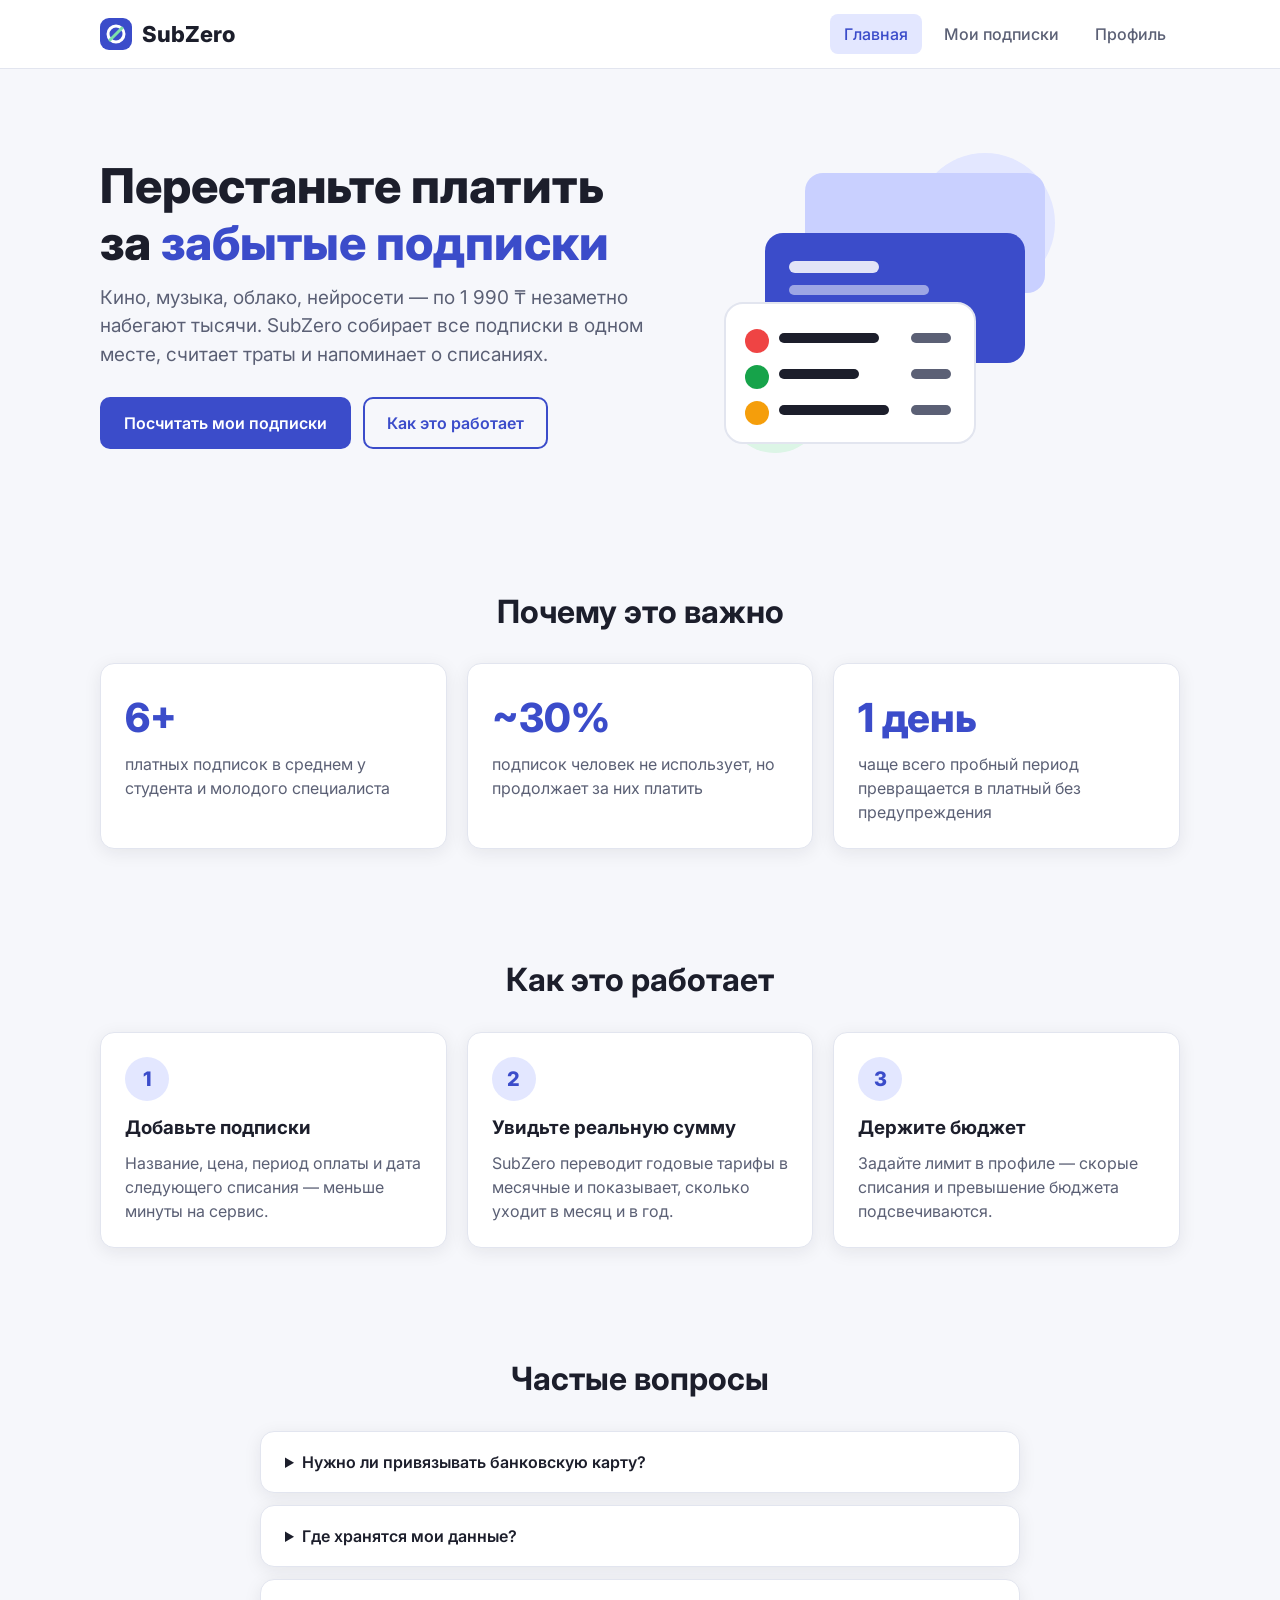
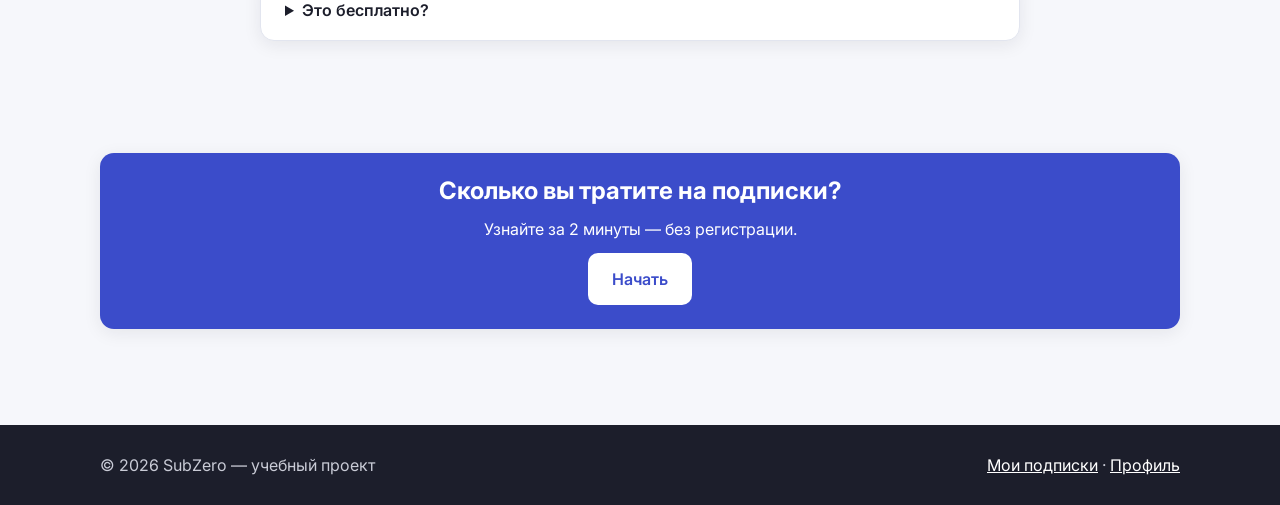
<file: index.html>
<!DOCTYPE html>
<html lang="ru">
<head>
  <meta charset="UTF-8">
  <meta name="viewport" content="width=device-width, initial-scale=1.0">
  <meta name="description" content="SubZero — трекер подписок: узнайте, сколько вы тратите на сервисы, и не платите за забытые.">
  <title>SubZero — трекер подписок</title>
  <link rel="icon" href="img/logo.svg" type="image/svg+xml">
  <link rel="preconnect" href="https://fonts.googleapis.com">
  <link rel="preconnect" href="https://fonts.gstatic.com" crossorigin>
  <link href="https://fonts.googleapis.com/css2?family=Inter:wght@400;500;600;800&display=swap" rel="stylesheet">
  <link rel="stylesheet" href="css/style.css">
</head>
<body>
  <header class="header">
    <div class="container header__inner">
      <a href="index.html" class="logo">
        <img src="img/logo.svg" alt="Логотип SubZero" width="32" height="32">
        SubZero
      </a>
      <button class="burger" type="button" aria-label="Открыть меню" aria-expanded="false" aria-controls="nav">
        <span></span>
      </button>
      <nav class="nav" id="nav" aria-label="Основная навигация">
        <ul class="nav__list">
          <li><a href="index.html" class="nav__link nav__link--active" aria-current="page">Главная</a></li>
          <li><a href="subscriptions.html" class="nav__link">Мои подписки</a></li>
          <li><a href="profile.html" class="nav__link">Профиль</a></li>
        </ul>
      </nav>
    </div>
  </header>

  <main>
    <section class="hero">
      <div class="container hero__inner">
        <div>
          <h1 class="hero__title">Перестаньте платить за <span class="hero__accent">забытые подписки</span></h1>
          <p class="hero__text">
            Кино, музыка, облако, нейросети — по 1 990 ₸ незаметно набегают тысячи.
            SubZero собирает все подписки в одном месте, считает траты и напоминает о списаниях.
          </p>
          <div class="hero__actions">
            <a href="subscriptions.html" class="btn btn--primary">Посчитать мои подписки</a>
            <a href="#how" class="btn btn--outline">Как это работает</a>
          </div>
        </div>
        <img class="hero__image" src="img/hero.svg" alt="Карточки подписок со списком сервисов и ценами" width="420" height="340">
      </div>
    </section>

    <section class="section" aria-labelledby="problem-title">
      <div class="container">
        <h2 class="section__title" id="problem-title">Почему это важно</h2>
        <div class="facts">
          <article class="card fact">
            <p class="fact__number">6+</p>
            <p class="fact__text">платных подписок в среднем у студента и молодого специалиста</p>
          </article>
          <article class="card fact">
            <p class="fact__number">~30%</p>
            <p class="fact__text">подписок человек не использует, но продолжает за них платить</p>
          </article>
          <article class="card fact">
            <p class="fact__number">1 день</p>
            <p class="fact__text">чаще всего пробный период превращается в платный без предупреждения</p>
          </article>
        </div>
      </div>
    </section>

    <section class="section" id="how" aria-labelledby="how-title">
      <div class="container">
        <h2 class="section__title" id="how-title">Как это работает</h2>
        <ol class="steps">
          <li class="card step">
            <h3>Добавьте подписки</h3>
            <p>Название, цена, период оплаты и дата следующего списания — меньше минуты на сервис.</p>
          </li>
          <li class="card step">
            <h3>Увидьте реальную сумму</h3>
            <p>SubZero переводит годовые тарифы в месячные и показывает, сколько уходит в месяц и в год.</p>
          </li>
          <li class="card step">
            <h3>Держите бюджет</h3>
            <p>Задайте лимит в профиле — скорые списания и превышение бюджета подсвечиваются.</p>
          </li>
        </ol>
      </div>
    </section>

    <section class="section" aria-labelledby="faq-title">
      <div class="container">
        <h2 class="section__title" id="faq-title">Частые вопросы</h2>
        <div class="faq">
          <details class="card faq__item">
            <summary class="faq__question">Нужно ли привязывать банковскую карту?</summary>
            <p class="faq__answer">Нет. Вы вносите подписки вручную, SubZero не имеет доступа к вашим деньгам.</p>
          </details>
          <details class="card faq__item">
            <summary class="faq__question">Где хранятся мои данные?</summary>
            <p class="faq__answer">Только в вашем браузере (localStorage). Никакой регистрации и серверов.</p>
          </details>
          <details class="card faq__item">
            <summary class="faq__question">Это бесплатно?</summary>
            <p class="faq__answer">Да. Было бы странно брать подписку за сервис, который помогает от них избавиться.</p>
          </details>
        </div>
      </div>
    </section>

    <section class="section">
      <div class="container">
        <div class="card cta">
          <h2>Сколько вы тратите на подписки?</h2>
          <p>Узнайте за 2 минуты — без регистрации.</p>
          <a href="subscriptions.html" class="btn">Начать</a>
        </div>
      </div>
    </section>
  </main>

  <footer class="footer">
    <div class="container footer__inner">
      <p>© 2026 SubZero — учебный проект</p>
      <p><a href="subscriptions.html">Мои подписки</a> · <a href="profile.html">Профиль</a></p>
    </div>
  </footer>

  <script src="js/main.js"></script>
</body>
</html>
</file>
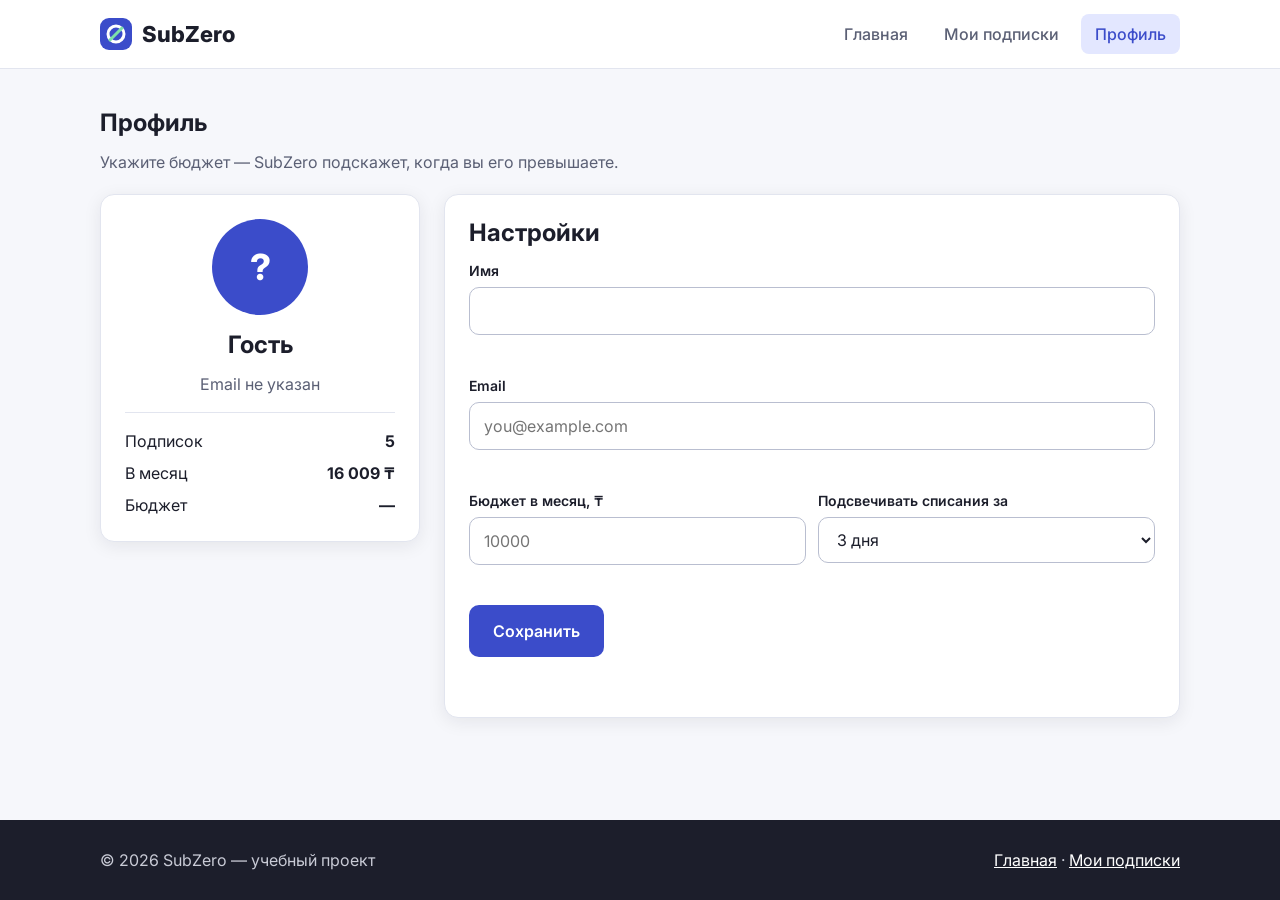
<file: profile.html>
<!DOCTYPE html>
<html lang="ru">
<head>
  <meta charset="UTF-8">
  <meta name="viewport" content="width=device-width, initial-scale=1.0">
  <meta name="description" content="Профиль и настройки бюджета SubZero.">
  <title>Профиль — SubZero</title>
  <link rel="icon" href="img/logo.svg" type="image/svg+xml">
  <link rel="preconnect" href="https://fonts.googleapis.com">
  <link rel="preconnect" href="https://fonts.gstatic.com" crossorigin>
  <link href="https://fonts.googleapis.com/css2?family=Inter:wght@400;500;600;800&display=swap" rel="stylesheet">
  <link rel="stylesheet" href="css/style.css">
</head>
<body>
  <header class="header">
    <div class="container header__inner">
      <a href="index.html" class="logo">
        <img src="img/logo.svg" alt="Логотип SubZero" width="32" height="32">
        SubZero
      </a>
      <button class="burger" type="button" aria-label="Открыть меню" aria-expanded="false" aria-controls="nav">
        <span></span>
      </button>
      <nav class="nav" id="nav" aria-label="Основная навигация">
        <ul class="nav__list">
          <li><a href="index.html" class="nav__link">Главная</a></li>
          <li><a href="subscriptions.html" class="nav__link">Мои подписки</a></li>
          <li><a href="profile.html" class="nav__link nav__link--active" aria-current="page">Профиль</a></li>
        </ul>
      </nav>
    </div>
  </header>

  <main class="container">
    <section class="page-head">
      <h1>Профиль</h1>
      <p class="page-head__text">Укажите бюджет — SubZero подскажет, когда вы его превышаете.</p>
    </section>

    <div class="profile">
      <aside class="card profile__card" aria-label="Карточка пользователя">
        <div class="avatar" id="avatar" aria-hidden="true">?</div>
        <h2 id="profile-name">Гость</h2>
        <p class="profile__email" id="profile-email">Email не указан</p>
        <ul class="profile__stats">
          <li><span>Подписок</span><strong id="stat-count">0</strong></li>
          <li><span>В месяц</span><strong id="stat-month">0 ₸</strong></li>
          <li><span>Бюджет</span><strong id="stat-budget">—</strong></li>
        </ul>
      </aside>

      <section class="card" aria-labelledby="settings-title">
        <h2 id="settings-title">Настройки</h2>
        <form id="profile-form" novalidate>
          <div class="field">
            <label for="name" class="field__label">Имя</label>
            <input type="text" id="name" name="username" class="input" autocomplete="given-name">
            <span class="field__error" id="name-error"></span>
          </div>

          <div class="field">
            <label for="email" class="field__label">Email</label>
            <input type="email" id="email" name="email" class="input" autocomplete="email" placeholder="you@example.com">
            <span class="field__error" id="email-error"></span>
          </div>

          <div class="field-row">
            <div class="field">
              <label for="budget" class="field__label">Бюджет в месяц, ₸</label>
              <input type="number" id="budget" name="budget" class="input" min="0" step="100" placeholder="10000">
              <span class="field__error" id="budget-error"></span>
            </div>
            <div class="field">
              <label for="remind" class="field__label">Подсвечивать списания за</label>
              <select id="remind" name="remind" class="input">
                <option value="1">1 день</option>
                <option value="3">3 дня</option>
                <option value="7">7 дней</option>
              </select>
            </div>
          </div>

          <button type="submit" class="btn btn--primary">Сохранить</button>
          <p class="form-message" id="form-message" role="status"></p>
        </form>
      </section>
    </div>
  </main>

  <footer class="footer">
    <div class="container footer__inner">
      <p>© 2026 SubZero — учебный проект</p>
      <p><a href="index.html">Главная</a> · <a href="subscriptions.html">Мои подписки</a></p>
    </div>
  </footer>

  <script src="js/main.js"></script>
  <script src="js/profile.js"></script>
</body>
</html>
</file>
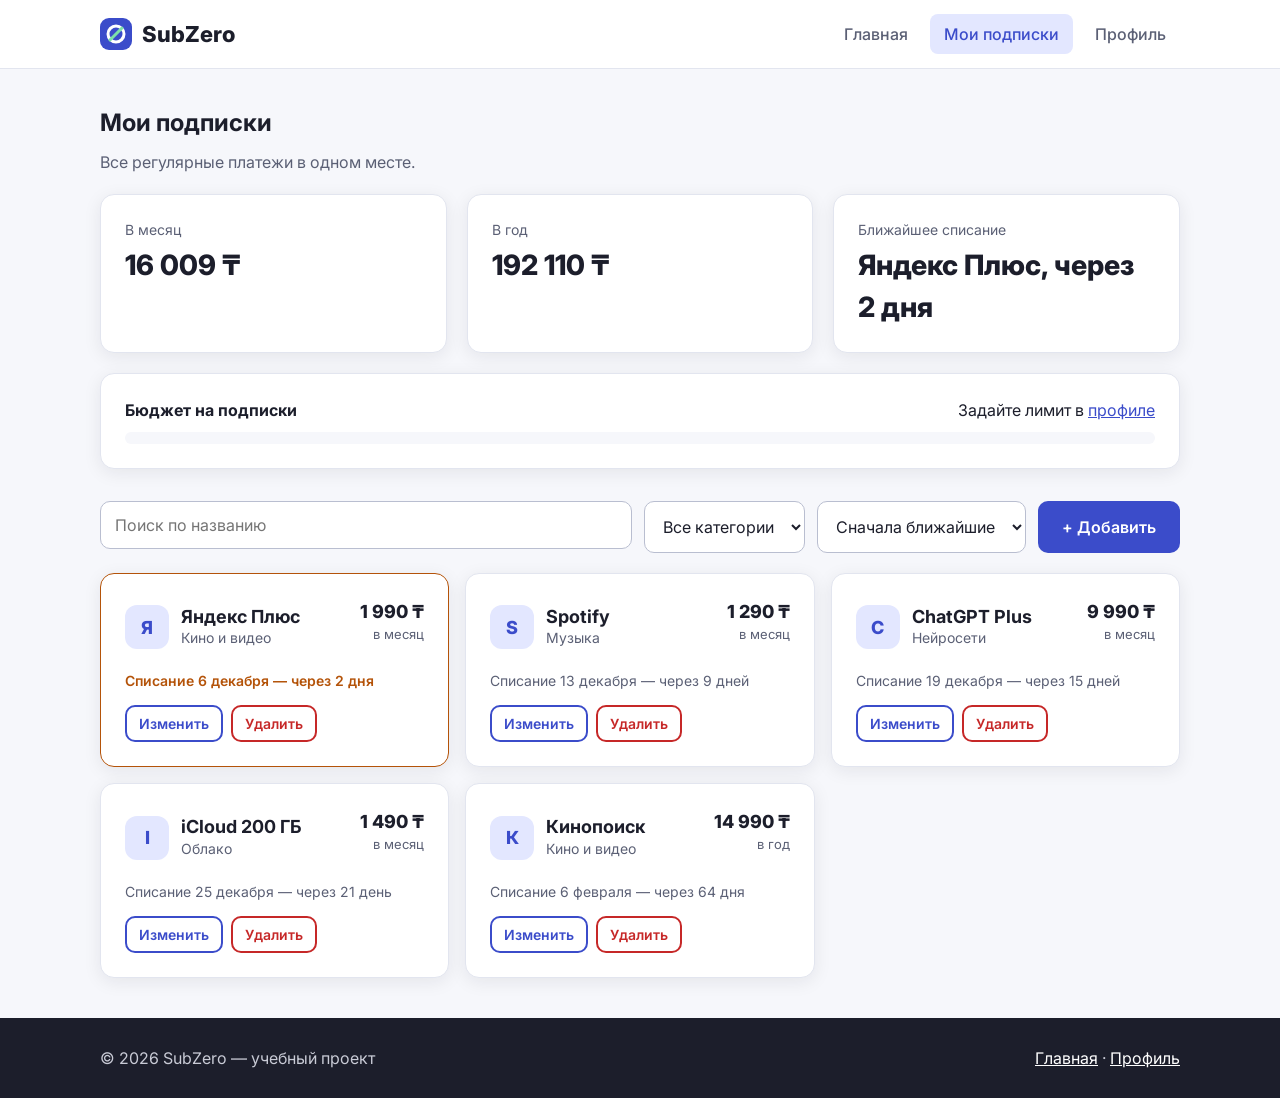
<file: subscriptions.html>
<!DOCTYPE html>
<html lang="ru">
<head>
  <meta charset="UTF-8">
  <meta name="viewport" content="width=device-width, initial-scale=1.0">
  <meta name="description" content="Список ваших подписок, траты в месяц и в год, ближайшие списания.">
  <title>Мои подписки — SubZero</title>
  <link rel="icon" href="img/logo.svg" type="image/svg+xml">
  <link rel="preconnect" href="https://fonts.googleapis.com">
  <link rel="preconnect" href="https://fonts.gstatic.com" crossorigin>
  <link href="https://fonts.googleapis.com/css2?family=Inter:wght@400;500;600;800&display=swap" rel="stylesheet">
  <link rel="stylesheet" href="css/style.css">
</head>
<body>
  <header class="header">
    <div class="container header__inner">
      <a href="index.html" class="logo">
        <img src="img/logo.svg" alt="Логотип SubZero" width="32" height="32">
        SubZero
      </a>
      <button class="burger" type="button" aria-label="Открыть меню" aria-expanded="false" aria-controls="nav">
        <span></span>
      </button>
      <nav class="nav" id="nav" aria-label="Основная навигация">
        <ul class="nav__list">
          <li><a href="index.html" class="nav__link">Главная</a></li>
          <li><a href="subscriptions.html" class="nav__link nav__link--active" aria-current="page">Мои подписки</a></li>
          <li><a href="profile.html" class="nav__link">Профиль</a></li>
        </ul>
      </nav>
    </div>
  </header>

  <main class="container">
    <section class="page-head">
      <h1>Мои подписки</h1>
      <p class="page-head__text">Все регулярные платежи в одном месте.</p>
    </section>

    <section aria-label="Сводка расходов">
      <div class="stats">
        <article class="card stat">
          <p class="stat__label">В месяц</p>
          <p class="stat__value" id="total-month">0 ₸</p>
        </article>
        <article class="card stat">
          <p class="stat__label">В год</p>
          <p class="stat__value" id="total-year">0 ₸</p>
        </article>
        <article class="card stat">
          <p class="stat__label">Ближайшее списание</p>
          <p class="stat__value" id="next-payment">—</p>
        </article>
      </div>

      <div class="card budget">
        <div class="budget__head">
          <strong>Бюджет на подписки</strong>
          <span id="budget-text">Задайте лимит в <a href="profile.html">профиле</a></span>
        </div>
        <div class="budget__bar">
          <div class="budget__fill" id="budget-fill"></div>
        </div>
      </div>
    </section>

    <section aria-label="Список подписок">
      <div class="toolbar">
        <div class="toolbar__search">
          <label for="search" class="visually-hidden">Поиск по названию</label>
          <input type="search" id="search" class="input" placeholder="Поиск по названию">
        </div>
        <label for="filter-category" class="visually-hidden">Категория</label>
        <select id="filter-category" class="input toolbar__select">
          <option value="all">Все категории</option>
        </select>
        <label for="sort" class="visually-hidden">Сортировка</label>
        <select id="sort" class="input toolbar__select">
          <option value="date">Сначала ближайшие</option>
          <option value="price-desc">Сначала дорогие</option>
          <option value="price-asc">Сначала дешёвые</option>
          <option value="name">По названию</option>
        </select>
        <button type="button" class="btn btn--primary" id="add-btn">+ Добавить</button>
      </div>

      <ul class="sub-list" id="sub-list"></ul>
      <p class="empty" id="empty" hidden>Ничего не найдено. Добавьте первую подписку!</p>
    </section>
  </main>

  <!-- Шаблон карточки подписки: клонируется в JS -->
  <template id="sub-template">
    <li class="card sub">
      <div class="sub__top">
        <span class="sub__icon" aria-hidden="true"></span>
        <div>
          <h2 class="sub__name"></h2>
          <p class="sub__category"></p>
        </div>
        <p class="sub__price"></p>
      </div>
      <p class="sub__date"></p>
      <div class="sub__actions">
        <button type="button" class="btn btn--outline btn--small" data-action="edit">Изменить</button>
        <button type="button" class="btn btn--danger btn--small" data-action="delete">Удалить</button>
      </div>
    </li>
  </template>

  <dialog class="modal" id="sub-modal" aria-labelledby="modal-title">
    <form id="sub-form" novalidate>
      <h2 id="modal-title">Новая подписка</h2>

      <div class="field">
        <label for="sub-name" class="field__label">Название сервиса</label>
        <input type="text" id="sub-name" name="title" class="input" placeholder="Например, Яндекс Плюс">
        <span class="field__error" id="sub-name-error"></span>
      </div>

      <div class="field-row">
        <div class="field">
          <label for="sub-price" class="field__label">Цена, ₸</label>
          <input type="number" id="sub-price" name="price" class="input" min="1" step="1" placeholder="1990">
          <span class="field__error" id="sub-price-error"></span>
        </div>
        <div class="field">
          <label for="sub-period" class="field__label">Период</label>
          <select id="sub-period" name="period" class="input">
            <option value="month">Раз в месяц</option>
            <option value="year">Раз в год</option>
          </select>
        </div>
      </div>

      <div class="field-row">
        <div class="field">
          <label for="sub-category" class="field__label">Категория</label>
          <select id="sub-category" name="category" class="input"></select>
        </div>
        <div class="field">
          <label for="sub-date" class="field__label">Следующее списание</label>
          <input type="date" id="sub-date" name="date" class="input">
          <span class="field__error" id="sub-date-error"></span>
        </div>
      </div>

      <div class="modal__actions">
        <button type="button" class="btn btn--outline" id="cancel-btn">Отмена</button>
        <button type="submit" class="btn btn--primary">Сохранить</button>
      </div>
    </form>
  </dialog>

  <footer class="footer">
    <div class="container footer__inner">
      <p>© 2026 SubZero — учебный проект</p>
      <p><a href="index.html">Главная</a> · <a href="profile.html">Профиль</a></p>
    </div>
  </footer>

  <script src="js/main.js"></script>
  <script src="js/subscriptions.js"></script>
</body>
</html>
</file>
<file: css/style.css>
/* ===== Переменные: единый стиль для всех страниц ===== */
:root {
  --bg: #f6f7fb;
  --surface: #ffffff;
  --text: #1c1e2b;
  --muted: #5b6075;
  --primary: #3b4cca;
  --primary-dark: #2b3aa8;
  --primary-light: #e3e7ff;
  --success: #15803d;
  --warning: #b45309;
  --danger: #c62828;
  --border: #e2e5ef;
  --radius: 14px;
  --shadow: 0 4px 18px rgba(28, 30, 43, 0.08);
  --font: "Inter", system-ui, -apple-system, "Segoe UI", sans-serif;
}

/* ===== Базовые стили ===== */
*,
*::before,
*::after {
  box-sizing: border-box;
}

body {
  margin: 0;
  font-family: var(--font);
  font-size: 16px;
  line-height: 1.5;
  color: var(--text);
  background: var(--bg);
  display: flex;
  flex-direction: column;
  min-height: 100vh;
}

main {
  flex: 1;
}

img {
  max-width: 100%;
  display: block;
}

h1,
h2,
h3 {
  line-height: 1.2;
  margin: 0 0 12px;
}

p {
  margin: 0 0 12px;
}

a {
  color: var(--primary);
}

.container {
  width: 100%;
  max-width: 1120px;
  margin: 0 auto;
  padding: 0 20px;
}

.section {
  padding: 56px 0;
}

.section__title {
  font-size: 32px;
  text-align: center;
  margin-bottom: 32px;
}

/* Скрывает элемент визуально, но оставляет для скринридеров */
.visually-hidden {
  position: absolute;
  width: 1px;
  height: 1px;
  overflow: hidden;
  clip: rect(0 0 0 0);
  white-space: nowrap;
}

/* ===== Кнопки ===== */
.btn {
  display: inline-flex;
  align-items: center;
  justify-content: center;
  gap: 8px;
  padding: 12px 22px;
  border: 2px solid transparent;
  border-radius: 10px;
  font: inherit;
  font-weight: 600;
  text-decoration: none;
  cursor: pointer;
  transition: background 0.2s, color 0.2s, border-color 0.2s;
}

.btn--primary {
  background: var(--primary);
  color: #fff;
}

.btn--primary:hover {
  background: var(--primary-dark);
}

.btn--outline {
  background: transparent;
  color: var(--primary);
  border-color: var(--primary);
}

.btn--outline:hover {
  background: var(--primary-light);
}

.btn--small {
  padding: 6px 12px;
  font-size: 14px;
}

.btn--danger {
  background: transparent;
  color: var(--danger);
  border-color: var(--danger);
}

.btn--danger:hover {
  background: #fdecec;
}

.btn:focus-visible,
.input:focus-visible,
.nav__link:focus-visible,
.burger:focus-visible {
  outline: 3px solid var(--primary);
  outline-offset: 2px;
}

/* ===== Карточки ===== */
.card {
  background: var(--surface);
  border: 1px solid var(--border);
  border-radius: var(--radius);
  box-shadow: var(--shadow);
  padding: 24px;
}

/* ===== Шапка ===== */
.header {
  background: var(--surface);
  border-bottom: 1px solid var(--border);
  position: sticky;
  top: 0;
  z-index: 10;
}

.header__inner {
  display: flex;
  align-items: center;
  justify-content: space-between;
  height: 68px;
}

.logo {
  display: flex;
  align-items: center;
  gap: 10px;
  font-size: 22px;
  font-weight: 800;
  color: var(--text);
  text-decoration: none;
}

.nav__list {
  display: flex;
  gap: 8px;
  list-style: none;
  margin: 0;
  padding: 0;
}

.nav__link {
  display: block;
  padding: 8px 14px;
  border-radius: 8px;
  color: var(--muted);
  font-weight: 500;
  text-decoration: none;
}

.nav__link:hover {
  color: var(--text);
  background: var(--bg);
}

.nav__link--active {
  color: var(--primary);
  background: var(--primary-light);
}

/* Бургер виден только на мобильных */
.burger {
  display: none;
  width: 44px;
  height: 44px;
  border: none;
  border-radius: 8px;
  background: transparent;
  cursor: pointer;
  position: relative;
}

.burger span,
.burger span::before,
.burger span::after {
  position: absolute;
  left: 11px;
  width: 22px;
  height: 2px;
  background: var(--text);
  transition: transform 0.2s;
}

.burger span {
  top: 21px;
}

.burger span::before,
.burger span::after {
  content: "";
  left: 0;
}

.burger span::before {
  top: -7px;
}

.burger span::after {
  top: 7px;
}

/* Крестик, когда меню открыто */
.burger[aria-expanded="true"] span {
  background: transparent;
}

.burger[aria-expanded="true"] span::before {
  transform: translateY(7px) rotate(45deg);
}

.burger[aria-expanded="true"] span::after {
  transform: translateY(-7px) rotate(-45deg);
}

/* ===== Подвал ===== */
.footer {
  background: var(--text);
  color: #c9cbd6;
  padding: 28px 0;
  margin-top: 40px;
}

.footer__inner {
  display: flex;
  justify-content: space-between;
  gap: 16px;
  flex-wrap: wrap;
}

.footer a {
  color: #fff;
}

.footer p {
  margin: 0;
}

/* ===== Главная: hero ===== */
.hero {
  padding: 64px 0;
}

.hero__inner {
  display: grid;
  grid-template-columns: 1.1fr 1fr;
  gap: 40px;
  align-items: center;
}

.hero__title {
  font-size: 48px;
  font-weight: 800;
}

.hero__accent {
  color: var(--primary);
}

.hero__text {
  font-size: 19px;
  color: var(--muted);
  margin-bottom: 28px;
}

.hero__actions {
  display: flex;
  gap: 12px;
  flex-wrap: wrap;
}

/* ===== Главная: факты о проблеме ===== */
.facts {
  display: grid;
  grid-template-columns: repeat(3, 1fr);
  gap: 20px;
}

.fact__number {
  font-size: 40px;
  font-weight: 800;
  color: var(--primary);
  margin-bottom: 4px;
}

.fact__text {
  color: var(--muted);
  margin: 0;
}

/* ===== Главная: шаги ===== */
.steps {
  display: grid;
  grid-template-columns: repeat(3, 1fr);
  gap: 20px;
  list-style: none;
  padding: 0;
  margin: 0;
  counter-reset: step;
}

.step {
  counter-increment: step;
}

.step::before {
  content: counter(step);
  display: grid;
  place-items: center;
  width: 44px;
  height: 44px;
  margin-bottom: 16px;
  border-radius: 50%;
  background: var(--primary-light);
  color: var(--primary);
  font-weight: 800;
  font-size: 20px;
}

.step p {
  color: var(--muted);
  margin: 0;
}

/* ===== Главная: FAQ ===== */
.faq {
  max-width: 760px;
  margin: 0 auto;
  display: grid;
  gap: 12px;
}

.faq__item {
  padding: 0;
}

.faq__question {
  padding: 18px 24px;
  font-weight: 600;
  cursor: pointer;
}

.faq__answer {
  padding: 0 24px 18px;
  color: var(--muted);
  margin: 0;
}

.cta {
  text-align: center;
  background: var(--primary);
  color: #fff;
  border: none;
}

.cta .btn {
  background: #fff;
  color: var(--primary);
}

/* ===== Страница подписок ===== */
.page-head {
  padding: 40px 0 8px;
}

.page-head__text {
  color: var(--muted);
}

.stats {
  display: grid;
  grid-template-columns: repeat(3, 1fr);
  gap: 20px;
  margin-bottom: 20px;
}

.stat__label {
  color: var(--muted);
  font-size: 14px;
  margin-bottom: 4px;
}

.stat__value {
  font-size: 28px;
  font-weight: 800;
  margin: 0;
}

.budget__head {
  display: flex;
  justify-content: space-between;
  gap: 12px;
  flex-wrap: wrap;
  margin-bottom: 10px;
}

.budget__bar {
  height: 12px;
  border-radius: 6px;
  background: var(--bg);
  overflow: hidden;
}

.budget__fill {
  height: 100%;
  /* Ширину задаём через scaleX: transform анимируется без пересчёта раскладки */
  transform: scaleX(0);
  transform-origin: left;
  background: var(--success);
  transition: transform 0.4s;
}

.budget__fill--warning {
  background: var(--warning);
}

.budget__fill--over {
  background: var(--danger);
}

.toolbar {
  display: flex;
  gap: 12px;
  flex-wrap: wrap;
  margin: 32px 0 20px;
}

.toolbar__search {
  flex: 1 1 240px;
}

.toolbar .toolbar__select {
  width: auto;
}

/* ===== Поля формы ===== */
.input {
  width: 100%;
  padding: 11px 14px;
  border: 1px solid #b9bed0;
  border-radius: 10px;
  font: inherit;
  color: var(--text);
  background: var(--surface);
}

.input--invalid {
  border-color: var(--danger);
}

.field {
  display: grid;
  align-content: start;
  gap: 6px;
  margin-bottom: 16px;
}

.field__label {
  font-weight: 600;
  font-size: 14px;
}

.field__error {
  color: var(--danger);
  font-size: 13px;
  min-height: 18px;
}

.field-row {
  display: grid;
  grid-template-columns: 1fr 1fr;
  gap: 12px;
}

/* ===== Список подписок ===== */
.sub-list {
  display: grid;
  grid-template-columns: repeat(auto-fill, minmax(300px, 1fr));
  gap: 16px;
  list-style: none;
  padding: 0;
  margin: 0;
}

.sub {
  display: grid;
  gap: 14px;
}

.sub__top {
  display: flex;
  align-items: center;
  gap: 12px;
}

.sub__icon {
  display: grid;
  place-items: center;
  flex-shrink: 0;
  width: 44px;
  height: 44px;
  border-radius: 12px;
  background: var(--primary-light);
  color: var(--primary);
  font-weight: 800;
  font-size: 18px;
}

.sub__name {
  font-size: 18px;
  margin: 0;
}

.sub__category {
  color: var(--muted);
  font-size: 14px;
  margin: 0;
}

.sub__price {
  margin-left: auto;
  text-align: right;
  font-weight: 800;
  font-size: 18px;
  white-space: nowrap;
}

.sub__period {
  display: block;
  color: var(--muted);
  font-size: 13px;
  font-weight: 400;
}

.sub__date {
  margin: 0;
  font-size: 14px;
  color: var(--muted);
}

/* Подсветка скорого списания */
.sub--soon {
  border-color: var(--warning);
}

.sub--soon .sub__date {
  color: var(--warning);
  font-weight: 600;
}

.sub__actions {
  display: flex;
  gap: 8px;
}

.empty {
  text-align: center;
  color: var(--muted);
  padding: 40px 0;
}

/* ===== Модальное окно (нативный dialog) ===== */
.modal {
  width: min(480px, calc(100% - 32px));
  border: none;
  border-radius: var(--radius);
  padding: 28px;
  box-shadow: 0 20px 60px rgba(28, 30, 43, 0.3);
}

.modal::backdrop {
  background: rgba(28, 30, 43, 0.55);
}

.modal__actions {
  display: flex;
  justify-content: flex-end;
  gap: 10px;
  margin-top: 8px;
}

/* ===== Профиль ===== */
.profile {
  display: grid;
  grid-template-columns: 320px 1fr;
  gap: 24px;
  align-items: start;
}

.profile__card {
  text-align: center;
}

.avatar {
  display: grid;
  place-items: center;
  width: 96px;
  height: 96px;
  margin: 0 auto 16px;
  border-radius: 50%;
  background: var(--primary);
  color: #fff;
  font-size: 36px;
  font-weight: 800;
}

.profile__email {
  color: var(--muted);
  word-break: break-all;
}

.profile__stats {
  display: grid;
  gap: 8px;
  list-style: none;
  padding: 16px 0 0;
  margin: 16px 0 0;
  border-top: 1px solid var(--border);
  text-align: left;
}

.profile__stats li {
  display: flex;
  justify-content: space-between;
}

.form-message {
  margin: 12px 0 0;
  color: var(--success);
  font-weight: 600;
  min-height: 24px;
}

/* ===== Адаптивность ===== */
@media (max-width: 900px) {
  .hero__inner,
  .profile {
    /* minmax(0, 1fr) не даёт картинке растянуть колонку шире экрана */
    grid-template-columns: minmax(0, 1fr);
  }

  .hero__image {
    max-width: 420px;
    margin: 0 auto;
  }

  .facts,
  .steps,
  .stats {
    grid-template-columns: 1fr;
  }
}

@media (max-width: 720px) {
  .burger {
    display: block;
  }

  /* Мобильное меню выпадает под шапкой */
  .nav {
    display: none;
    position: absolute;
    top: 68px;
    left: 0;
    right: 0;
    background: var(--surface);
    border-bottom: 1px solid var(--border);
    box-shadow: var(--shadow);
  }

  .nav--open {
    display: block;
  }

  .nav__list {
    flex-direction: column;
    padding: 12px 20px;
  }

  .hero {
    padding: 40px 0;
  }

  .hero__title {
    font-size: 34px;
  }

  .section {
    padding: 40px 0;
  }

  .section__title {
    font-size: 26px;
  }

  .field-row {
    grid-template-columns: 1fr;
  }

  .toolbar .btn,
  .toolbar .toolbar__select {
    width: 100%;
  }
}
</file>
